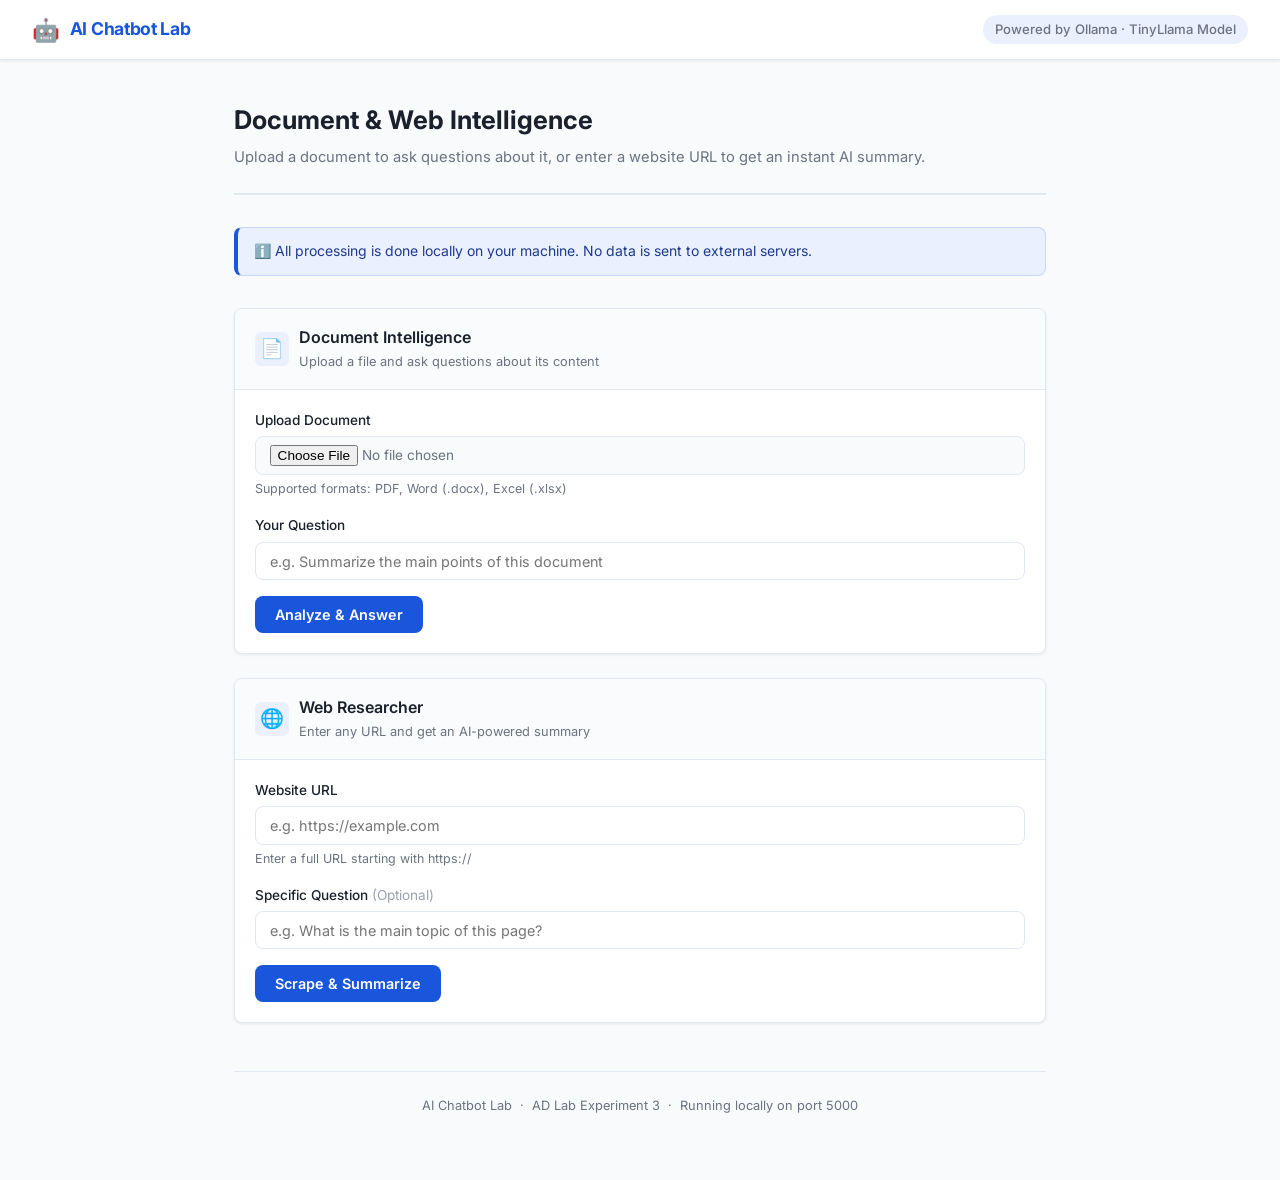
<file: index.html>
<!DOCTYPE html>
<html lang="en">

<head>
    <meta charset="UTF-8">
    <meta name="viewport" content="width=device-width, initial-scale=1.0">
    <meta name="description"
        content="AI Chatbot Lab - Chat with your documents and research any website using local AI powered by Ollama.">
    <title>AI Chatbot Lab</title>
    <link rel="stylesheet" href="style.css">
    <link href="https://fonts.googleapis.com/css2?family=Inter:wght@400;500;600;700&display=swap" rel="stylesheet">
</head>

<body>

    <!-- Top Navigation -->
    <nav class="navbar">
        <a href="/" class="navbar-brand">
            <span class="logo-icon">🤖</span>
            AI Chatbot Lab
        </a>
        <span class="navbar-info">Powered by Ollama · TinyLlama Model</span>
    </nav>

    <!-- Main Content -->
    <div class="page-wrapper">

        <!-- Page Header -->
        <div class="page-header">
            <h1>Document & Web Intelligence</h1>
            <p>Upload a document to ask questions about it, or enter a website URL to get an instant AI summary.</p>
        </div>

        <!-- Info Banner -->
        <div class="info-banner">
            ℹ️ All processing is done locally on your machine. No data is sent to external servers.
        </div>

        <!-- Tool Cards -->
        <div class="section-cards">

            <!-- Card 1: Document Chat -->
            <div class="card">
                <div class="card-header">
                    <div class="card-icon">📄</div>
                    <div>
                        <h2>Document Intelligence</h2>
                        <p>Upload a file and ask questions about its content</p>
                    </div>
                </div>
                <div class="card-body">
                    <div class="form-group">
                        <label for="doc-upload">Upload Document</label>
                        <input type="file" id="doc-upload" accept=".pdf,.docx,.xlsx">
                        <div class="form-hint">Supported formats: PDF, Word (.docx), Excel (.xlsx)</div>
                    </div>
                    <div class="form-group">
                        <label for="doc-query">Your Question</label>
                        <input type="text" id="doc-query" placeholder="e.g. Summarize the main points of this document">
                    </div>
                    <button class="btn btn-primary" id="doc-btn" onclick="handleDocChat()">
                        <span>Analyze &amp; Answer</span>
                    </button>

                    <div id="doc-response-box" class="response-box hidden">
                        <div class="response-box-header">AI Response</div>
                        <div id="doc-response" class="response-area"></div>
                    </div>
                </div>
            </div>

            <!-- Card 2: Web Scraper -->
            <div class="card">
                <div class="card-header">
                    <div class="card-icon">🌐</div>
                    <div>
                        <h2>Web Researcher</h2>
                        <p>Enter any URL and get an AI-powered summary</p>
                    </div>
                </div>
                <div class="card-body">
                    <div class="form-group">
                        <label for="web-url">Website URL</label>
                        <input type="text" id="web-url" placeholder="e.g. https://example.com">
                        <div class="form-hint">Enter a full URL starting with https://</div>
                    </div>
                    <div class="form-group">
                        <label for="web-prompt">Specific Question <span
                                style="font-weight:400; color:#9ca3af;">(Optional)</span></label>
                        <input type="text" id="web-prompt" placeholder="e.g. What is the main topic of this page?">
                    </div>
                    <button class="btn btn-primary" id="web-btn" onclick="handleWebScrape()">
                        <span>Scrape &amp; Summarize</span>
                    </button>

                    <div id="web-response-box" class="response-box hidden">
                        <div class="response-box-header">AI Response</div>
                        <div id="web-response" class="response-area"></div>
                    </div>
                </div>
            </div>

        </div>

        <!-- Footer -->
        <div class="footer">
            AI Chatbot Lab &nbsp;·&nbsp; AD Lab Experiment 3 &nbsp;·&nbsp; <span id="status-badge">Static Preview (GitHub Pages)</span>
        </div>
        <script>
            if (!window.location.hostname.includes('github.io')) {
                document.getElementById('status-badge').innerHTML = "Running locally on port 5000";
            }
        </script>

    </div>

    <script>
        // Check if we're on GitHub Pages
        const isGitHubPages = window.location.hostname.includes('github.io');

        if (isGitHubPages) {
            console.log("Running in Static Mode on GitHub Pages");
            // Override fetch to explain backend is needed
            const originalFetch = window.fetch;
            window.fetch = async (...args) => {
                const endpoint = args[0];
                if (endpoint === '/chat_document' || endpoint === '/scrape_web') {
                    return {
                        ok: true,
                        json: async () => ({ response: "⚠️ This is a static preview on GitHub Pages. To use the AI features, you must run the project locally with Ollama. See README.md for instructions." })
                    };
                }
                return originalFetch(...args);
            };
        }

        async function handleDocChat() {
            const fileInput = document.getElementById('doc-upload');
            const queryInput = document.getElementById('doc-query');
            const responseArea = document.getElementById('doc-response');
            const responseBox = document.getElementById('doc-response-box');
            const btn = document.getElementById('doc-btn');

            if (!fileInput.files[0] && !queryInput.value.trim()) {
                alert("Please upload a file or enter a question.");
                return;
            }

            setLoading(btn, responseArea, responseBox, true);

            const formData = new FormData();
            if (fileInput.files[0]) {
                formData.append('file', fileInput.files[0]);
            }
            formData.append('query', queryInput.value);

            try {
                const res = await fetch('/chat_document', {
                    method: 'POST',
                    body: formData
                });
                const data = await res.json();
                responseArea.textContent = data.response;
                responseArea.classList.remove('thinking');
            } catch (err) {
                responseArea.textContent = "Error: " + err.message;
                responseArea.classList.remove('thinking');
            } finally {
                setLoading(btn, responseArea, responseBox, false);
            }
        }

        async function handleWebScrape() {
            const urlInput = document.getElementById('web-url');
            const promptInput = document.getElementById('web-prompt');
            const responseArea = document.getElementById('web-response');
            const responseBox = document.getElementById('web-response-box');
            const btn = document.getElementById('web-btn');

            if (!urlInput.value.trim()) {
                alert("Please enter a website URL.");
                return;
            }

            setLoading(btn, responseArea, responseBox, true);

            try {
                const res = await fetch('/scrape_web', {
                    method: 'POST',
                    headers: { 'Content-Type': 'application/json' },
                    body: JSON.stringify({
                        url: urlInput.value,
                        prompt: promptInput.value
                    })
                });
                const data = await res.json();
                responseArea.textContent = data.response;
                responseArea.classList.remove('thinking');
            } catch (err) {
                responseArea.textContent = "Error: " + err.message;
                responseArea.classList.remove('thinking');
            } finally {
                setLoading(btn, responseArea, responseBox, false);
            }
        }

        function setLoading(btn, area, box, isLoading) {
            if (isLoading) {
                btn.disabled = true;
                btn.dataset.originalText = btn.innerHTML;
                btn.innerHTML = '<div class="spinner"></div> Processing...';
                box.classList.remove('hidden');
                area.textContent = "Thinking, please wait...";
                area.classList.add('thinking');
            } else {
                btn.disabled = false;
                btn.innerHTML = btn.dataset.originalText;
            }
        }
    </script>

</body>

</html>
</file>
<file: style.css>
/* ===========================
   AI Chatbot Lab - Clean UI
   Inspired by upscprep.com
   =========================== */

:root {
    --primary: #1a56db;
    --primary-hover: #1341b0;
    --primary-light: #ebf0ff;
    --text: #1a202c;
    --text-muted: #6b7280;
    --border: #e2e8f0;
    --bg: #f8fafc;
    --white: #ffffff;
    --success: #16a34a;
    --error: #dc2626;
    --shadow-sm: 0 1px 3px rgba(0, 0, 0, 0.08);
    --shadow-md: 0 4px 12px rgba(0, 0, 0, 0.08);
    --radius: 8px;
}

* {
    box-sizing: border-box;
    margin: 0;
    padding: 0;
}

body {
    font-family: 'Inter', -apple-system, BlinkMacSystemFont, 'Segoe UI', sans-serif;
    background-color: var(--bg);
    color: var(--text);
    min-height: 100vh;
    font-size: 15px;
    line-height: 1.6;
}

/* ---- Top Navigation Bar ---- */
.navbar {
    background: var(--white);
    border-bottom: 1px solid var(--border);
    padding: 0 2rem;
    display: flex;
    align-items: center;
    justify-content: space-between;
    height: 60px;
    position: sticky;
    top: 0;
    z-index: 100;
    box-shadow: var(--shadow-sm);
}

.navbar-brand {
    display: flex;
    align-items: center;
    gap: 10px;
    text-decoration: none;
    color: var(--primary);
    font-weight: 700;
    font-size: 1.1rem;
    letter-spacing: -0.3px;
}

.navbar-brand .logo-icon {
    font-size: 1.4rem;
}

.navbar-info {
    font-size: 0.82rem;
    color: var(--text-muted);
    background: var(--primary-light);
    padding: 4px 12px;
    border-radius: 20px;
    font-weight: 500;
}

/* ---- Page Layout ---- */
.page-wrapper {
    max-width: 860px;
    margin: 0 auto;
    padding: 2.5rem 1.5rem 4rem;
}

/* ---- Page Header ---- */
.page-header {
    margin-bottom: 2rem;
    border-bottom: 2px solid var(--border);
    padding-bottom: 1.5rem;
}

.page-header h1 {
    font-size: 1.6rem;
    font-weight: 700;
    color: var(--text);
    margin-bottom: 0.3rem;
}

.page-header p {
    color: var(--text-muted);
    font-size: 0.92rem;
}

/* ---- Info Banner ---- */
.info-banner {
    background: var(--primary-light);
    border: 1px solid #c7d7f9;
    border-left: 4px solid var(--primary);
    border-radius: var(--radius);
    padding: 0.75rem 1rem;
    margin-bottom: 2rem;
    font-size: 0.875rem;
    color: #1e3a8a;
    display: flex;
    align-items: center;
    gap: 8px;
}

/* ---- Section Cards ---- */
.section-cards {
    display: flex;
    flex-direction: column;
    gap: 1.5rem;
}

.card {
    background: var(--white);
    border: 1px solid var(--border);
    border-radius: var(--radius);
    box-shadow: var(--shadow-sm);
    overflow: hidden;
}

.card-header {
    padding: 1rem 1.25rem;
    border-bottom: 1px solid var(--border);
    background: #fafbfc;
    display: flex;
    align-items: center;
    gap: 10px;
}

.card-header .card-icon {
    font-size: 1.2rem;
    width: 34px;
    height: 34px;
    display: flex;
    align-items: center;
    justify-content: center;
    background: var(--primary-light);
    border-radius: 6px;
}

.card-header h2 {
    font-size: 1rem;
    font-weight: 600;
    color: var(--text);
    margin: 0;
}

.card-header p {
    font-size: 0.8rem;
    color: var(--text-muted);
    margin-top: 2px;
}

.card-body {
    padding: 1.25rem;
}

/* ---- Form Elements ---- */
.form-group {
    margin-bottom: 1rem;
}

.form-group label {
    display: block;
    font-size: 0.85rem;
    font-weight: 500;
    color: var(--text);
    margin-bottom: 5px;
}

.form-group input[type="text"],
.form-group input[type="file"] {
    width: 100%;
    padding: 0.6rem 0.85rem;
    border: 1px solid var(--border);
    border-radius: var(--radius);
    font-size: 0.9rem;
    color: var(--text);
    background: var(--white);
    transition: border-color 0.2s;
    font-family: inherit;
}

.form-group input[type="text"]:focus {
    outline: none;
    border-color: var(--primary);
    box-shadow: 0 0 0 3px rgba(26, 86, 219, 0.08);
}

.form-group input[type="file"] {
    padding: 0.5rem 0.85rem;
    background: var(--bg);
    cursor: pointer;
    font-size: 0.85rem;
    color: var(--text-muted);
}

.form-hint {
    font-size: 0.78rem;
    color: var(--text-muted);
    margin-top: 4px;
}

/* ---- Buttons ---- */
.btn {
    display: inline-flex;
    align-items: center;
    justify-content: center;
    gap: 6px;
    padding: 0.6rem 1.25rem;
    border: none;
    border-radius: var(--radius);
    font-size: 0.9rem;
    font-weight: 600;
    cursor: pointer;
    transition: background 0.2s, transform 0.1s;
    font-family: inherit;
    text-decoration: none;
}

.btn-primary {
    background: var(--primary);
    color: var(--white);
}

.btn-primary:hover {
    background: var(--primary-hover);
}

.btn-primary:active {
    transform: scale(0.98);
}

.btn-primary:disabled {
    background: #9ca3af;
    cursor: not-allowed;
    transform: none;
}

/* ---- Response Area ---- */
.response-box {
    margin-top: 1rem;
    border: 1px solid var(--border);
    border-radius: var(--radius);
    overflow: hidden;
}

.response-box-header {
    background: #f1f5f9;
    padding: 0.5rem 0.85rem;
    font-size: 0.78rem;
    font-weight: 600;
    color: var(--text-muted);
    text-transform: uppercase;
    letter-spacing: 0.5px;
    border-bottom: 1px solid var(--border);
}

.response-area {
    padding: 1rem;
    min-height: 80px;
    font-size: 0.9rem;
    line-height: 1.7;
    color: var(--text);
    white-space: pre-wrap;
    max-height: 280px;
    overflow-y: auto;
    background: var(--white);
}

.response-area.thinking {
    color: var(--text-muted);
    font-style: italic;
}

.hidden {
    display: none !important;
}

/* ---- Spinner ---- */
.spinner {
    width: 16px;
    height: 16px;
    border: 2px solid rgba(255, 255, 255, 0.4);
    border-radius: 50%;
    border-top-color: #fff;
    animation: spin 0.8s linear infinite;
    flex-shrink: 0;
}

@keyframes spin {
    to {
        transform: rotate(360deg);
    }
}

/* ---- Footer ---- */
.footer {
    text-align: center;
    margin-top: 3rem;
    font-size: 0.8rem;
    color: var(--text-muted);
    border-top: 1px solid var(--border);
    padding-top: 1.5rem;
}

/* ---- Responsive ---- */
@media (max-width: 600px) {
    .navbar {
        padding: 0 1rem;
    }

    .page-wrapper {
        padding: 1.5rem 1rem 3rem;
    }

    .page-header h1 {
        font-size: 1.3rem;
    }
}

/* ---- Scrollbar ---- */
::-webkit-scrollbar {
    width: 6px;
}

::-webkit-scrollbar-track {
    background: #f1f5f9;
}

::-webkit-scrollbar-thumb {
    background: #cbd5e1;
    border-radius: 4px;
}

::-webkit-scrollbar-thumb:hover {
    background: #94a3b8;
}
</file>
